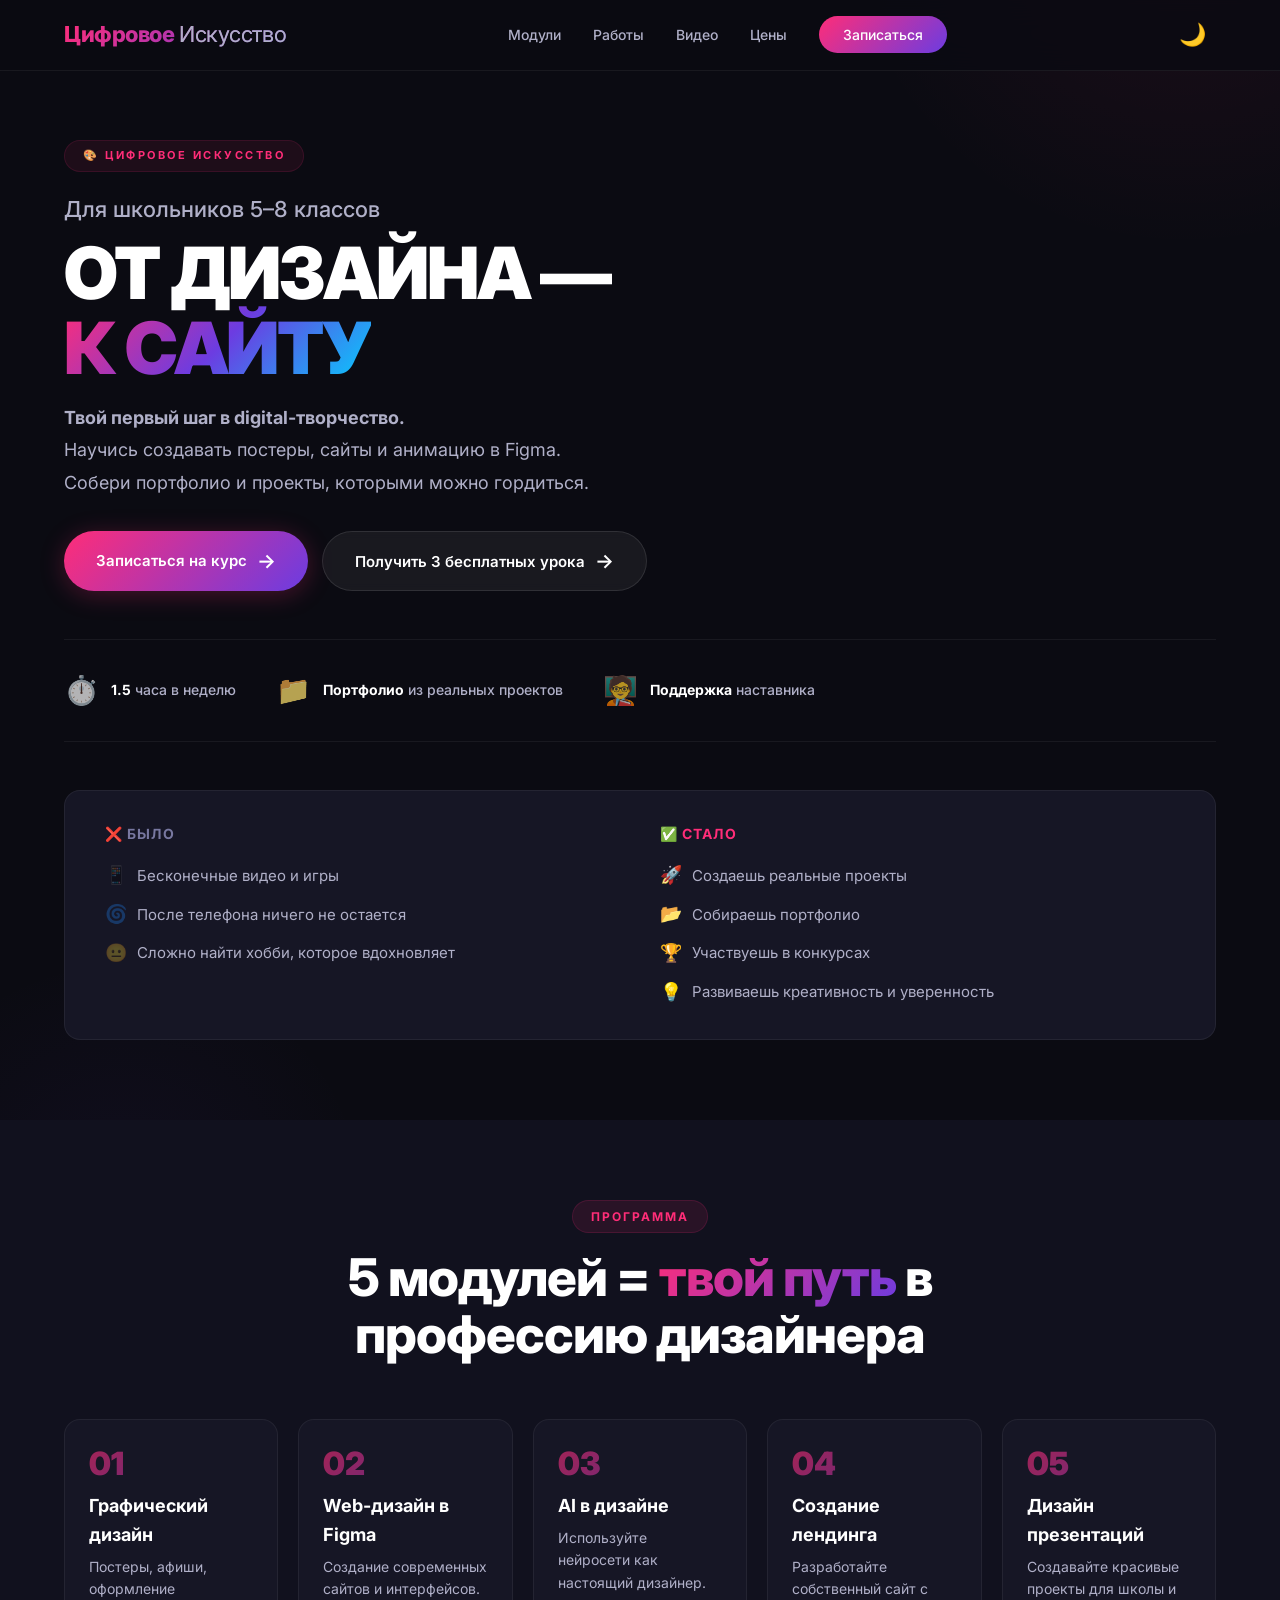
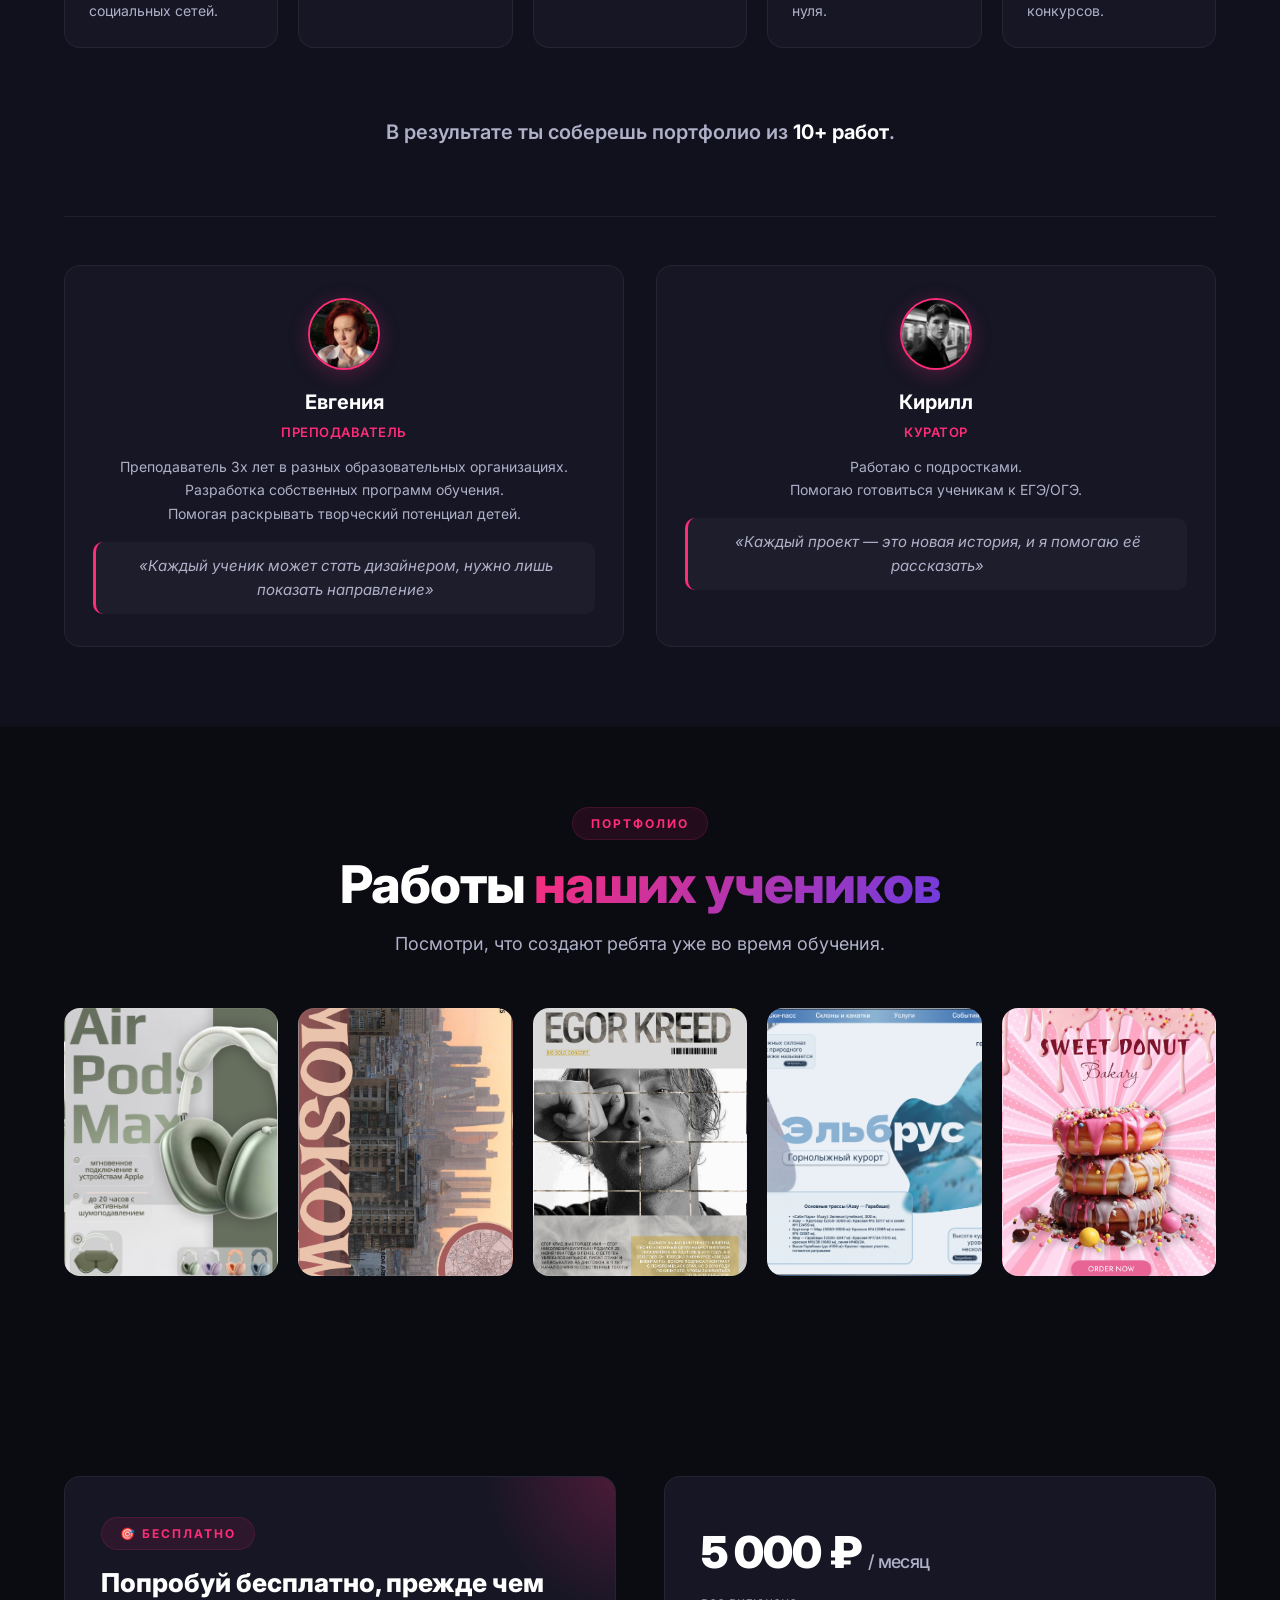
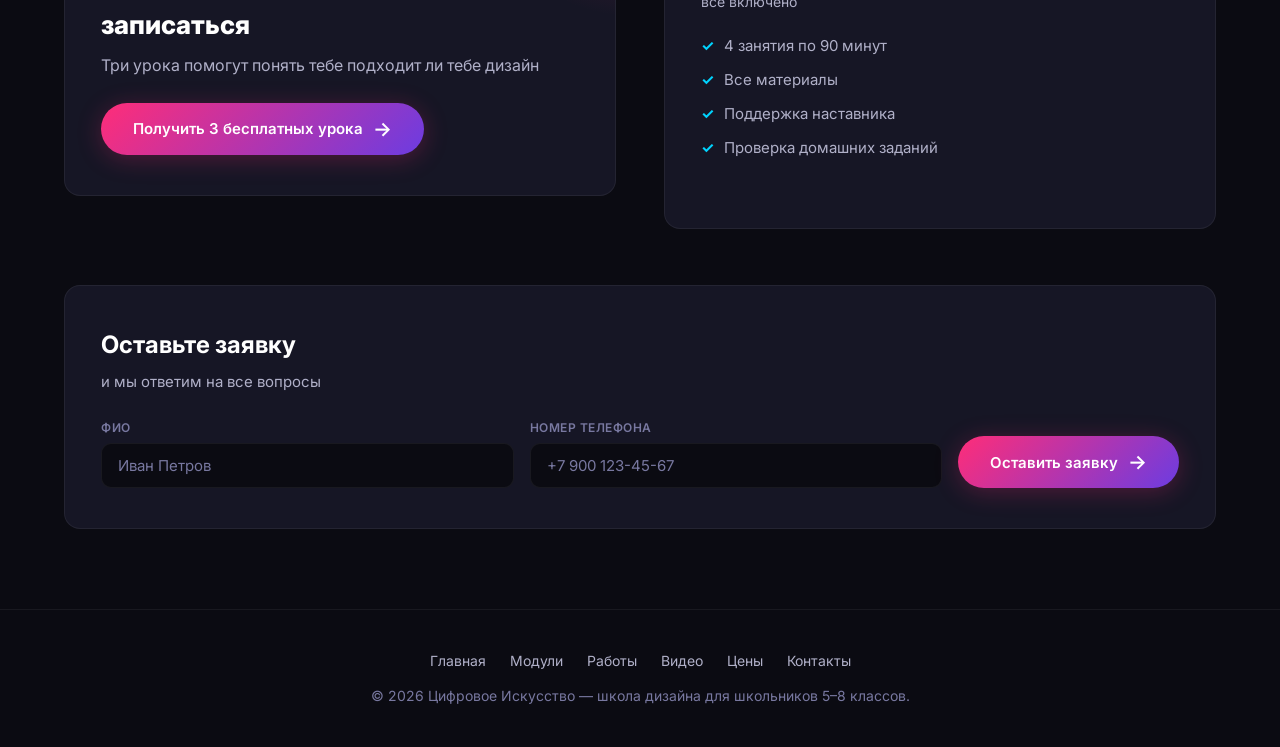
<file: index.html>
<!DOCTYPE html>
<html lang="ru">
<head>
    <meta charset="UTF-8" />
    <meta name="viewport" content="width=device-width, initial-scale=1.0" />
    <title>Цифровое Искусство — школа дизайна</title>

    <link rel="preconnect" href="https://fonts.googleapis.com" />
    <link rel="preconnect" href="https://fonts.gstatic.com" crossorigin />
    <link href="https://fonts.googleapis.com/css2?family=Inter:opsz,wght@14..32,400;14..32,500;14..32,600;14..32,700;14..32,800;14..32,900&display=swap" rel="stylesheet" />

    <link rel="stylesheet" href="css/style.css" />
</head>
<body>

    <!-- ========== ХЕДЕР ========== -->
    <header class="header" id="header">
        <div class="container">
            <a href="#" class="logo">Цифровое <span>Искусство</span></a>

            <ul class="nav-links" id="navLinks">
                <li><a href="#modules">Модули</a></li>
                <li><a href="#works">Работы</a></li>
                <li><a href="#videosSection">Видео</a></li>
                <li><a href="#pricing">Цены</a></li>
                <li><a href="#contact" class="nav-cta">Записаться</a></li>
            </ul>

            <button class="theme-toggle" id="themeToggle" aria-label="Сменить тему">🌙</button>

            <button class="hamburger" id="hamburger" aria-label="Меню">
                <span></span><span></span><span></span>
            </button>
        </div>
    </header>

    <!-- ========== ГЛАВНЫЙ ЭКРАН ========== -->
    <section class="hero" id="hero">
        <div class="container">

            <div class="hero-badge">🎨 Цифровое искусство</div>

            <p class="hero-subtitle">Для школьников 5–8 классов</p>

            <h1>
                ОТ ДИЗАЙНА —<br />
                <span class="gradient-text">К САЙТУ</span>
            </h1>

            <p class="hero-desc">
                <strong>Твой первый шаг в digital-творчество.</strong><br />
                Научись создавать постеры, сайты и анимацию в Figma.<br />
                Собери портфолио и проекты, которыми можно гордиться.
            </p>

            <div class="hero-buttons">
                <a href="#contact" class="btn btn-primary btn-arrow">Записаться на курс</a>
                <button class="btn btn-secondary btn-arrow" id="freeLessonsBtn">Получить 3 бесплатных урока</button>
            </div>

            <div class="hero-stats">
                <div class="stat">
                    <span class="stat-icon">⏱️</span>
                    <span class="stat-text"><strong>1.5</strong> часа в неделю</span>
                </div>
                <div class="stat">
                    <span class="stat-icon">📁</span>
                    <span class="stat-text"><strong>Портфолио</strong> из реальных проектов</span>
                </div>
                <div class="stat">
                    <span class="stat-icon">🧑‍🏫</span>
                    <span class="stat-text"><strong>Поддержка</strong> наставника</span>
                </div>
            </div>

            <!-- БЫЛО / СТАЛО -->
            <div class="compare-grid">
                <div class="compare-col before">
                    <h4>❌ Было</h4>
                    <ul>
                        <li><span class="icon">📱</span> Бесконечные видео и игры</li>
                        <li><span class="icon">🌀</span> После телефона ничего не остается</li>
                        <li><span class="icon">😐</span> Сложно найти хобби, которое вдохновляет</li>
                    </ul>
                </div>
                <div class="compare-col after">
                    <h4>✅ Стало</h4>
                    <ul>
                        <li><span class="icon">🚀</span> Создаешь реальные проекты</li>
                        <li><span class="icon">📂</span> Собираешь портфолио</li>
                        <li><span class="icon">🏆</span> Участвуешь в конкурсах</li>
                        <li><span class="icon">💡</span> Развиваешь креативность и уверенность</li>
                    </ul>
                </div>
            </div>

        </div>
    </section>

    <!-- ========== МОДУЛИ ========== -->
    <section class="section modules anchor-offset" id="modules">
        <div class="container">

            <div class="modules-header">
                <span class="section-label">Программа</span>
                <h2 class="section-title">
                    5 модулей = <span class="highlight">твой путь</span> в профессию дизайнера
                </h2>
            </div>

            <div class="modules-grid">
                <div class="module-card">
                    <div class="module-number">01</div>
                    <h4>Графический дизайн</h4>
                    <p>Постеры, афиши, оформление социальных сетей.</p>
                </div>
                <div class="module-card">
                    <div class="module-number">02</div>
                    <h4>Web-дизайн в Figma</h4>
                    <p>Создание современных сайтов и интерфейсов.</p>
                </div>
                <div class="module-card">
                    <div class="module-number">03</div>
                    <h4>AI в дизайне</h4>
                    <p>Используйте нейросети как настоящий дизайнер.</p>
                </div>
                <div class="module-card">
                    <div class="module-number">04</div>
                    <h4>Создание лендинга</h4>
                    <p>Разработайте собственный сайт с нуля.</p>
                </div>
                <div class="module-card">
                    <div class="module-number">05</div>
                    <h4>Дизайн презентаций</h4>
                    <p>Создавайте красивые проекты для школы и конкурсов.</p>
                </div>
            </div>

            <div class="modules-result">
                В результате ты соберешь портфолио из <strong>10+ работ</strong>.
            </div>

            <!-- Наставники -->
            <div class="mentors">
                <div class="mentor-card">
                    <div class="mentor-avatar">
                        <img src="assets/images/mentor-evgeniya.png" alt="Евгения" />
                    </div>
                    <h4>Евгения</h4>
                    <div class="mentor-role">Преподаватель</div>
                    <p>
                        Преподаватель 3х лет в разных образовательных организациях.<br />
                        Разработка собственных программ обучения.<br />
                        Помогая раскрывать творческий потенциал детей.
                    </p>
                    <div class="mentor-quote">
                        «Каждый ученик может стать дизайнером, нужно лишь показать направление»
                    </div>
                </div>

                <div class="mentor-card">
                    <div class="mentor-avatar">
                        <img src="assets/images/mentor-kirill.png" alt="Кирилл" />
                    </div>
                    <h4>Кирилл</h4>
                    <div class="mentor-role">Куратор</div>
                    <p>
                        Работаю с подростками.<br />
                        Помогаю готовиться ученикам к ЕГЭ/ОГЭ.
                    </p>
                    <div class="mentor-quote">
                        «Каждый проект — это новая история, и я помогаю её рассказать»
                    </div>
                </div>
            </div>

        </div>
    </section>

    <!-- ========== РАБОТЫ УЧЕНИКОВ ========== -->
    <section class="section works anchor-offset" id="works">
        <div class="container">

            <div class="works-header">
                <span class="section-label">Портфолио</span>
                <h2 class="section-title">Работы <span class="highlight">наших учеников</span></h2>
                <p class="section-sub">Посмотри, что создают ребята уже во время обучения.</p>
            </div>

            <div class="works-grid">
                <div class="work-card work-1"></div>
                <div class="work-card work-2"></div>
                <div class="work-card work-3"></div>
                <div class="work-card work-4"></div>
                <div class="work-card work-5"></div>
            </div>

        </div>
    </section>

    <!-- ========== ВИДЕО (НА ГЛАВНОЙ, СКРЫТО ДО ДОСТУПА) ========== -->
    <section class="section videos anchor-offset" id="videosSection" style="display: none;">
        <div class="container">
            <div class="section-label">📹 Видеоуроки</div>
            <h2 class="section-title">Смотри <span class="highlight">наши уроки</span></h2>
            <p class="section-sub">
                Первые видеоролики будут доступны <strong>в течение сентября</strong>. Следите за обновлениями!
            </p>
            <div id="videoGallery" class="video-gallery">
                <!-- Видео загружаются через JavaScript -->
            </div>
        </div>
    </section>

    <!-- ========== МОДАЛЬНОЕ ОКНО ДЛЯ ДОСТУПА К ВИДЕО ========== -->
    <div class="modal-overlay" id="videoAccessModal">
        <div class="modal-box">
            <button class="modal-close" id="modalClose">&times;</button>
            <h3>🎬 Получите доступ к трём бесплатным урокам</h3>
            <p>Введите ваш email, и мы сообщим, когда видео будут опубликованы.</p>
            <p style="color: var(--pink); font-weight: 600; margin-top: -8px;">
                Первые ролики появятся в течение сентября.
            </p>
            <form id="accessForm">
                <input type="email" id="accessEmail" placeholder="Ваш email" required />
                <button type="submit" class="btn btn-primary btn-arrow">Получить доступ</button>
            </form>
            <p style="margin-top: 12px; font-size: 14px; color: var(--text-muted);">
                После ввода email раздел с видео станет доступен на этой странице.
            </p>
        </div>
    </div>

    <!-- ========== ЦЕНЫ И ЗАЯВКА ========== -->
    <section class="section pricing anchor-offset" id="pricing">
        <div class="container">

            <div class="pricing-grid">

                <div class="trial-box" id="trial">
                    <span class="section-label" style="margin-bottom:12px;">🎯 Бесплатно</span>
                    <h3>Попробуй бесплатно, прежде чем записаться</h3>
                    <p>Три урока помогут понять тебе подходит ли тебе дизайн</p>
                    <button class="btn btn-primary btn-arrow" id="freeLessonsBtn2">Получить 3 бесплатных урока</button>
                </div>

                <div class="price-box">
                    <div class="price">5 000 ₽ <span>/ месяц</span></div>
                    <div class="price-sub">все включено</div>
                    <ul class="price-features">
                        <li><span class="check">✓</span> 4 занятия по 90 минут</li>
                        <li><span class="check">✓</span> Все материалы</li>
                        <li><span class="check">✓</span> Поддержка наставника</li>
                        <li><span class="check">✓</span> Проверка домашних заданий</li>
                    </ul>
                </div>

                <div class="form-box" id="contact">
                    <h3>Оставьте заявку</h3>
                    <p class="form-sub">и мы ответим на все вопросы</p>

                    <form id="signupForm">
                        <div class="form-group">
                            <div class="field">
                                <label for="name">ФИО</label>
                                <input type="text" id="name" placeholder="Иван Петров" required />
                            </div>
                            <div class="field">
                                <label for="phone">Номер телефона</label>
                                <input type="tel" id="phone" placeholder="+7 900 123-45-67" required />
                            </div>
                            <button type="submit" class="btn btn-primary btn-arrow">Оставить заявку</button>
                        </div>
                    </form>
                </div>

            </div>

        </div>
    </section>

    <!-- ========== ФУТЕР ========== -->
    <footer class="footer">
        <div class="container">
            <div class="footer-links">
                <a href="#hero">Главная</a>
                <a href="#modules">Модули</a>
                <a href="#works">Работы</a>
                <a href="#videosSection">Видео</a>
                <a href="#pricing">Цены</a>
                <a href="#contact">Контакты</a>
            </div>
            <p>
                © 2026 Цифровое Искусство — школа дизайна для школьников 5–8 классов.
            </p>
        </div>
    </footer>

    <script src="js/script.js"></script>
</body>
</html>
</file>
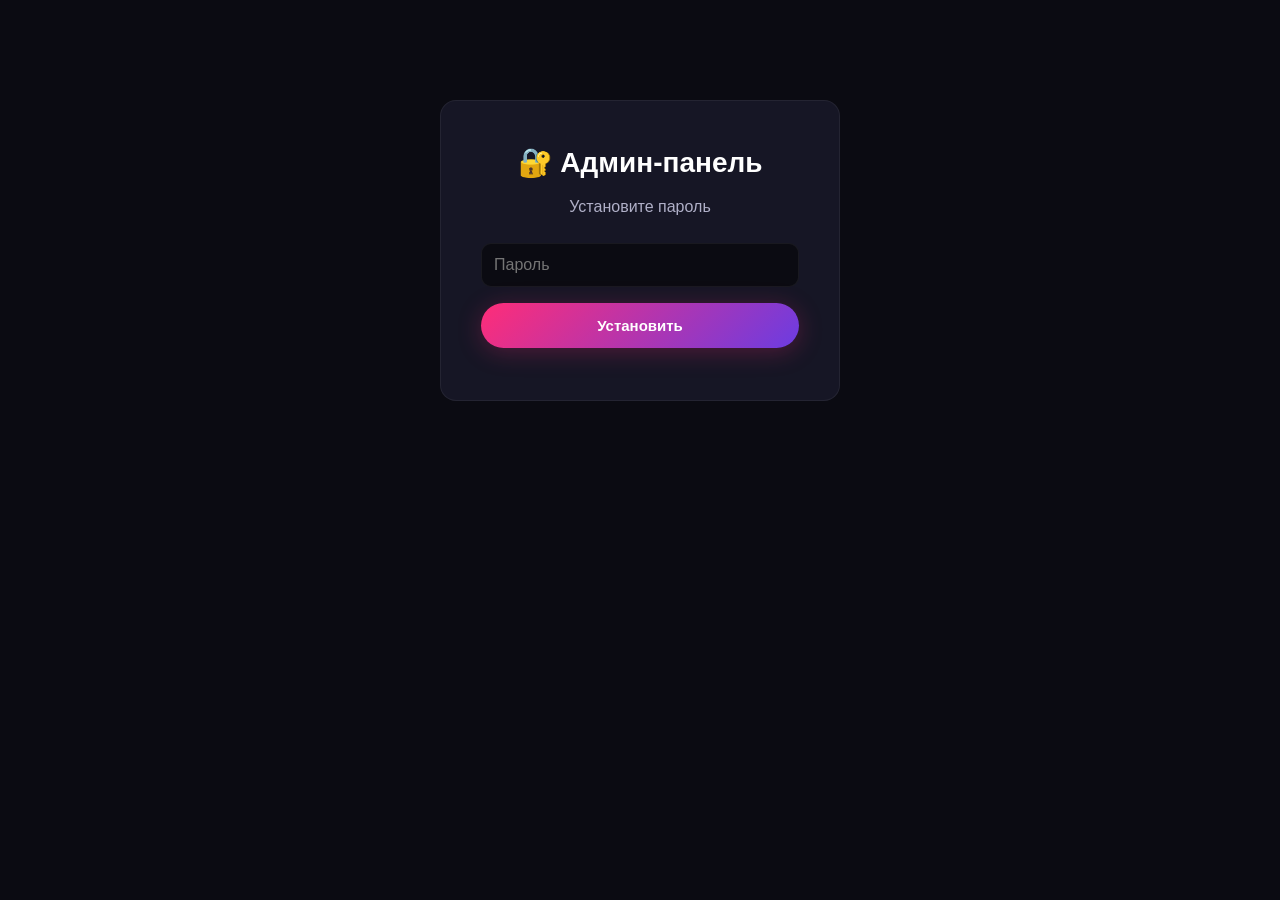
<file: admin.html>
<!DOCTYPE html>
<html lang="ru">
<head>
    <meta charset="UTF-8" />
    <meta name="viewport" content="width=device-width, initial-scale=1.0" />
    <title>Админ-панель | Цифровое Искусство</title>
    <link rel="stylesheet" href="css/style.css" />
    <style>
        /* ---- Стили для админки ---- */
        .admin-container { max-width: 1100px; margin: 40px auto; padding: 0 20px; }
        .admin-section { background: var(--bg-card); border-radius: var(--radius); padding: 30px; margin-bottom: 40px; border: 1px solid var(--border-color); }
        .admin-section h2 { font-size: 24px; margin-bottom: 20px; }
        .admin-section label { display: block; margin: 16px 0 6px; font-weight: 600; color: var(--text-secondary); }
        .admin-section input, .admin-section textarea { width: 100%; padding: 12px; border-radius: var(--radius-sm); border: 1px solid var(--border-color); background: var(--bg-primary); color: var(--text-primary); font-family: var(--font); font-size: 15px; }
        .admin-section input:focus, .admin-section textarea:focus { border-color: var(--pink); outline: none; box-shadow: 0 0 0 4px var(--pink-glow); }
        .admin-section button { margin-top: 16px; }
        .admin-list { margin-top: 24px; }
        .admin-item { background: var(--bg-primary); border-radius: var(--radius-sm); padding: 16px; margin-bottom: 12px; border: 1px solid var(--border-color); display: flex; flex-wrap: wrap; justify-content: space-between; align-items: center; gap: 12px; }
        .admin-item .info { flex: 2; min-width: 200px; }
        .admin-item .info strong { display: block; font-size: 16px; }
        .admin-item .info .meta { font-size: 13px; color: var(--text-muted); }
        .admin-item .actions { display: flex; gap: 8px; flex-wrap: wrap; }
        .admin-item .actions button { padding: 6px 14px; border: none; border-radius: 100px; font-size: 12px; font-weight: 600; cursor: pointer; transition: var(--transition); }
        .btn-processed { background: var(--cyan); color: #000; }
        .btn-reply { background: var(--purple); color: #fff; }
        .btn-delete { background: var(--pink); color: #fff; }
        .btn-processed:hover, .btn-reply:hover, .btn-delete:hover { opacity: 0.8; transform: scale(1.02); }
        .reply-box { display: none; margin-top: 8px; width: 100%; }
        .reply-box textarea { width: 100%; padding: 8px; border-radius: var(--radius-sm); border: 1px solid var(--border-color); background: var(--bg-primary); color: var(--text-primary); resize: vertical; font-family: var(--font); }
        .reply-box .save-reply { margin-top: 6px; padding: 4px 16px; background: var(--cyan); color: #000; border: none; border-radius: 100px; cursor: pointer; font-weight: 600; }
        .status-badge { display: inline-block; padding: 2px 12px; border-radius: 100px; font-size: 12px; font-weight: 600; }
        .status-new { background: rgba(255,45,120,0.2); color: var(--pink); }
        .status-processed { background: rgba(0,212,255,0.2); color: var(--cyan); }
        .status-replied { background: rgba(108,60,225,0.2); color: var(--purple); }
        .back-link { display: inline-block; margin-top: 20px; }
        .back-link a { color: var(--text-secondary); text-decoration: underline; }
        .back-link a:hover { color: var(--text-primary); }

        /* Страница входа */
        .login-container { max-width: 400px; margin: 100px auto; padding: 40px; background: var(--bg-card); border-radius: var(--radius); border: 1px solid var(--border-color); text-align: center; }
        .login-container h1 { font-size: 28px; margin-bottom: 8px; }
        .login-container p { color: var(--text-secondary); margin-bottom: 24px; }
        .login-container input { width: 100%; padding: 12px; border-radius: var(--radius-sm); border: 1px solid var(--border-color); background: var(--bg-primary); color: var(--text-primary); font-size: 16px; margin-bottom: 16px; }
        .login-container .btn { width: 100%; justify-content: center; }
        .login-container .error { color: var(--pink); margin-top: 12px; font-size: 14px; }
        .admin-content { display: none; }

        /* Кнопка темы в хедере админки */
        .admin-header { display: flex; justify-content: space-between; align-items: center; margin-bottom: 20px; }
        .admin-header .theme-toggle { background: none; border: none; font-size: 22px; cursor: pointer; padding: 6px 10px; border-radius: 100px; transition: var(--transition); color: var(--text-secondary); }
        .admin-header .theme-toggle:hover { background: rgba(255,255,255,0.06); transform: scale(1.1); }
        .light-theme .admin-header .theme-toggle:hover { background: rgba(0,0,0,0.06); }
    </style>
</head>
<body>

    <!-- СТРАНИЦА ВХОДА -->
    <div id="loginPage" class="login-container">
        <h1>🔐 Админ-панель</h1>
        <p id="loginMessage">Введите пароль для доступа</p>
        <input type="password" id="passwordInput" placeholder="Пароль" />
        <button class="btn btn-primary" id="loginBtn">Войти</button>
        <div id="loginError" class="error"></div>
    </div>

    <!-- ОСНОВНОЙ КОНТЕНТ -->
    <div id="adminContent" class="admin-content">
        <div class="admin-container">
            <div class="admin-header">
                <h1>🛠️ Админ-панель</h1>
                <button class="theme-toggle" id="adminThemeToggle" aria-label="Сменить тему">🌙</button>
            </div>
            <p style="color: var(--text-secondary); margin-bottom: 30px;">Управление заявками и видеоуроками</p>

            <!-- ЗАЯВКИ -->
            <div class="admin-section">
                <h2>📩 Заявки</h2>
                <div id="applicationsList" class="admin-list">
                    <!-- загружаются через JS -->
                </div>
            </div>

            <!-- ВИДЕО -->
            <div class="admin-section">
                <h2>📹 Видеоуроки</h2>
                <form id="videoForm">
                    <label for="videoTitle">Название видео</label>
                    <input type="text" id="videoTitle" placeholder="Например: Урок по Figma" required>
                    <label for="videoURL">Ссылка на видео (YouTube, Vimeo и др.)</label>
                    <input type="url" id="videoURL" placeholder="https://www.youtube.com/watch?v=..." required>
                    <button type="submit" class="btn btn-primary btn-arrow">Добавить видео</button>
                </form>
                <div id="videoList" class="admin-list" style="margin-top:20px;">
                    <!-- загружаются через JS -->
                </div>
            </div>

            <div class="back-link">
                <a href="index.html">← Вернуться на сайт</a>
                <br><br>
                <button class="btn btn-secondary" id="logoutBtn">Выйти</button>
            </div>
        </div>
    </div>

    <script src="js/admin.js"></script>
</body>
</html>
</file>
<file: css/style.css>
/* ============================================
   0. RESET & БАЗОВЫЕ ПЕРЕМЕННЫЕ (ТЁМНАЯ ТЕМА)
   ============================================ */
*,
*::before,
*::after {
    margin: 0;
    padding: 0;
    box-sizing: border-box;
}

:root {
    --bg-primary: #0b0b12;
    --bg-secondary: #11111e;
    --bg-card: #161625;
    --bg-card-hover: #1e1e35;
    --text-primary: #ffffff;
    --text-secondary: #b0b0c8;
    --text-muted: #7878a0;
    --pink: #ff2d78;
    --pink-glow: rgba(255, 45, 120, 0.25);
    --purple: #6c3ce1;
    --purple-glow: rgba(108, 60, 225, 0.20);
    --cyan: #00d4ff;
    --cyan-glow: rgba(0, 212, 255, 0.15);
    --border-color: rgba(255, 255, 255, 0.06);
    --radius: 16px;
    --radius-sm: 10px;
    --transition: 0.3s cubic-bezier(0.4, 0, 0.2, 1);
    --font: 'Inter', -apple-system, BlinkMacSystemFont, sans-serif;
}

/* ===== СВЕТЛАЯ ТЕМА ===== */
.light-theme {
    --bg-primary: #f5f5f7;
    --bg-secondary: #e8e8ed;
    --bg-card: #ffffff;
    --bg-card-hover: #f0f0f5;
    --text-primary: #1a1a1e;
    --text-secondary: #3a3a4a;
    --text-muted: #6a6a82;
    --border-color: rgba(0, 0, 0, 0.08);
}

html {
    scroll-behavior: smooth;
}

body {
    font-family: var(--font);
    background: var(--bg-primary);
    color: var(--text-primary);
    line-height: 1.6;
    overflow-x: hidden;
    -webkit-font-smoothing: antialiased;
    transition: background 0.3s, color 0.3s;
}

a {
    text-decoration: none;
    color: inherit;
}

img {
    display: block;
    max-width: 100%;
}

.container {
    max-width: 1200px;
    margin: 0 auto;
    padding: 0 24px;
}

.section {
    padding: 80px 0;
}

.section-label {
    display: inline-block;
    font-size: 12px;
    font-weight: 700;
    letter-spacing: 2px;
    text-transform: uppercase;
    color: var(--pink);
    background: rgba(255, 45, 120, 0.10);
    padding: 6px 18px;
    border-radius: 100px;
    border: 1px solid rgba(255, 45, 120, 0.15);
    margin-bottom: 16px;
}

.section-title {
    font-size: clamp(32px, 5vw, 52px);
    font-weight: 800;
    line-height: 1.1;
    letter-spacing: -0.02em;
    margin-bottom: 16px;
}

.section-title .highlight {
    background: linear-gradient(135deg, var(--pink), var(--purple));
    -webkit-background-clip: text;
    -webkit-text-fill-color: transparent;
    background-clip: text;
}

.section-sub {
    font-size: 18px;
    color: var(--text-secondary);
    max-width: 600px;
    line-height: 1.7;
}

/* ============================================
   1. КНОПКИ
   ============================================ */
.btn {
    display: inline-flex;
    align-items: center;
    gap: 10px;
    padding: 14px 32px;
    border-radius: 100px;
    font-weight: 600;
    font-size: 15px;
    border: none;
    cursor: pointer;
    transition: var(--transition);
    font-family: var(--font);
    position: relative;
    overflow: hidden;
}

.btn-primary {
    background: linear-gradient(135deg, var(--pink), var(--purple));
    color: #fff !important;
    box-shadow: 0 4px 24px var(--pink-glow);
}
.btn-primary:hover {
    transform: translateY(-2px) scale(1.02);
    box-shadow: 0 8px 40px var(--pink-glow);
}

.btn-secondary {
    background: rgba(255, 255, 255, 0.06);
    color: var(--text-primary);
    border: 1px solid rgba(255, 255, 255, 0.10);
    backdrop-filter: blur(4px);
}
.btn-secondary:hover {
    background: rgba(255, 255, 255, 0.12);
    border-color: rgba(255, 255, 255, 0.20);
    transform: translateY(-2px);
}
.light-theme .btn-secondary {
    background: rgba(0, 0, 0, 0.06);
    border-color: rgba(0, 0, 0, 0.12);
    color: #1a1a1e;
}
.light-theme .btn-secondary:hover {
    background: rgba(0, 0, 0, 0.12);
}

.btn-arrow::after {
    content: '→';
    font-size: 20px;
    transition: var(--transition);
    display: inline-block;
}
.btn-arrow:hover::after {
    transform: translateX(4px);
}

/* ============================================
   2. ХЕДЕР
   ============================================ */
.header {
    position: fixed;
    top: 0;
    left: 0;
    right: 0;
    z-index: 1000;
    padding: 16px 0;
    background: rgba(11, 11, 18, 0.80);
    backdrop-filter: blur(16px) saturate(1.2);
    border-bottom: 1px solid var(--border-color);
    transition: background 0.3s, border-color 0.3s;
}

.light-theme .header {
    background: rgba(245, 245, 247, 0.85);
}

.header .container {
    display: flex;
    align-items: center;
    justify-content: space-between;
}

.logo {
    font-size: 22px;
    font-weight: 800;
    letter-spacing: -0.02em;
    background: linear-gradient(135deg, var(--pink), var(--purple));
    -webkit-background-clip: text;
    -webkit-text-fill-color: transparent;
    background-clip: text;
}
.logo span {
    font-weight: 400;
    -webkit-text-fill-color: var(--text-secondary);
    background: none;
}

.nav-links {
    display: flex;
    align-items: center;
    gap: 32px;
    list-style: none;
}
.nav-links a {
    font-size: 14px;
    font-weight: 500;
    color: var(--text-secondary);
    transition: var(--transition);
    position: relative;
}
.nav-links a::after {
    content: '';
    position: absolute;
    bottom: -4px;
    left: 0;
    width: 0;
    height: 2px;
    background: var(--pink);
    transition: var(--transition);
}
.nav-links a:hover {
    color: var(--text-primary);
}
.nav-links a:hover::after {
    width: 100%;
}

.nav-cta {
    padding: 10px 24px;
    font-size: 13px;
    background: linear-gradient(135deg, var(--pink), var(--purple));
    border-radius: 100px;
    color: #fff !important;
    font-weight: 600;
    transition: var(--transition);
    border: none;
    cursor: pointer;
}
.nav-cta:hover {
    transform: scale(1.05);
    box-shadow: 0 4px 24px var(--pink-glow);
}

.hamburger {
    display: none;
    flex-direction: column;
    gap: 5px;
    cursor: pointer;
    background: none;
    border: none;
    padding: 4px;
}
.hamburger span {
    display: block;
    width: 26px;
    height: 2.5px;
    background: var(--text-primary);
    border-radius: 4px;
    transition: var(--transition);
}

.theme-toggle {
    background: none;
    border: none;
    font-size: 22px;
    cursor: pointer;
    padding: 6px 10px;
    border-radius: 100px;
    transition: var(--transition);
    color: var(--text-secondary);
}
.theme-toggle:hover {
    background: rgba(255, 255, 255, 0.06);
    transform: scale(1.1);
}
.light-theme .theme-toggle:hover {
    background: rgba(0, 0, 0, 0.06);
}

/* ============================================
   3. ГЛАВНЫЙ ЭКРАН (HERO)
   ============================================ */
.hero {
    padding: 140px 0 80px;
    position: relative;
    overflow: hidden;
}

.hero::before {
    content: '';
    position: absolute;
    top: -40%;
    right: -20%;
    width: 700px;
    height: 700px;
    background: radial-gradient(circle, rgba(255, 45, 120, 0.08), transparent 70%);
    pointer-events: none;
    border-radius: 50%;
}
.hero::after {
    content: '';
    position: absolute;
    bottom: -30%;
    left: -10%;
    width: 500px;
    height: 500px;
    background: radial-gradient(circle, rgba(108, 60, 225, 0.06), transparent 70%);
    pointer-events: none;
    border-radius: 50%;
}

.hero .container {
    position: relative;
    z-index: 2;
}

.hero-badge {
    display: inline-block;
    font-size: 11px;
    font-weight: 700;
    letter-spacing: 2.5px;
    text-transform: uppercase;
    color: var(--pink);
    background: rgba(255, 45, 120, 0.08);
    padding: 6px 18px;
    border-radius: 100px;
    border: 1px solid rgba(255, 45, 120, 0.12);
    margin-bottom: 20px;
}

.hero h1 {
    font-size: clamp(38px, 7vw, 72px);
    font-weight: 900;
    line-height: 1.05;
    letter-spacing: -0.03em;
    margin-bottom: 8px;
}
.hero h1 .gradient-text {
    background: linear-gradient(135deg, var(--pink), var(--purple), var(--cyan));
    -webkit-background-clip: text;
    -webkit-text-fill-color: transparent;
    background-clip: text;
}

.hero-subtitle {
    font-size: clamp(16px, 2vw, 22px);
    color: var(--text-secondary);
    font-weight: 500;
    margin-bottom: 8px;
}

.hero-desc {
    font-size: 18px;
    color: var(--text-secondary);
    max-width: 540px;
    line-height: 1.8;
    margin: 16px 0 32px;
}

.hero-buttons {
    display: flex;
    flex-wrap: wrap;
    gap: 14px;
    margin-bottom: 48px;
}

.hero-stats {
    display: flex;
    flex-wrap: wrap;
    gap: 40px;
    padding: 28px 0;
    border-top: 1px solid var(--border-color);
    border-bottom: 1px solid var(--border-color);
    margin-bottom: 48px;
}
.hero-stats .stat {
    display: flex;
    align-items: center;
    gap: 12px;
}
.hero-stats .stat-icon {
    font-size: 28px;
    opacity: 0.7;
}
.hero-stats .stat-text {
    font-size: 14px;
    color: var(--text-secondary);
    font-weight: 500;
}
.hero-stats .stat-text strong {
    color: var(--text-primary);
    font-weight: 700;
}

.compare-grid {
    display: grid;
    grid-template-columns: 1fr 1fr;
    gap: 40px;
    background: var(--bg-card);
    border-radius: var(--radius);
    padding: 32px 40px;
    border: 1px solid var(--border-color);
    transition: background 0.3s, border-color 0.3s;
}
.compare-col h4 {
    font-size: 14px;
    font-weight: 700;
    letter-spacing: 1px;
    text-transform: uppercase;
    margin-bottom: 16px;
}
.compare-col.before h4 {
    color: var(--text-muted);
}
.compare-col.after h4 {
    color: var(--pink);
}
.compare-col ul {
    list-style: none;
    display: flex;
    flex-direction: column;
    gap: 10px;
}
.compare-col ul li {
    font-size: 15px;
    color: var(--text-secondary);
    display: flex;
    align-items: center;
    gap: 10px;
}
.compare-col ul li .icon {
    font-size: 18px;
    flex-shrink: 0;
}
.compare-col.before ul li .icon {
    opacity: 0.3;
}
.compare-col.after ul li .icon {
    color: var(--cyan);
}

/* ============================================
   4. МОДУЛИ
   ============================================ */
.modules {
    background: var(--bg-secondary);
    transition: background 0.3s;
}

.modules-header {
    text-align: center;
    margin-bottom: 56px;
}
.modules-header .section-title {
    max-width: 700px;
    margin: 0 auto 12px;
}
.modules-header .section-sub {
    margin: 0 auto;
}

.modules-grid {
    display: grid;
    grid-template-columns: repeat(auto-fit, minmax(200px, 1fr));
    gap: 20px;
    margin-bottom: 48px;
}

.module-card {
    background: var(--bg-card);
    border-radius: var(--radius);
    padding: 28px 24px 24px;
    border: 1px solid var(--border-color);
    transition: var(--transition);
    position: relative;
    overflow: hidden;
}
.module-card::before {
    content: '';
    position: absolute;
    top: 0;
    left: 0;
    right: 0;
    height: 3px;
    background: linear-gradient(90deg, var(--pink), var(--purple));
    opacity: 0;
    transition: var(--transition);
}
.module-card:hover {
    transform: translateY(-4px);
    border-color: rgba(255, 45, 120, 0.15);
    background: var(--bg-card-hover);
}
.module-card:hover::before {
    opacity: 1;
}

.module-number {
    font-size: 32px;
    font-weight: 900;
    background: linear-gradient(135deg, var(--pink), var(--purple));
    -webkit-background-clip: text;
    -webkit-text-fill-color: transparent;
    background-clip: text;
    opacity: 0.6;
    line-height: 1;
    margin-bottom: 12px;
}
.module-card h4 {
    font-size: 18px;
    font-weight: 700;
    margin-bottom: 6px;
}
.module-card p {
    font-size: 14px;
    color: var(--text-secondary);
    line-height: 1.6;
}

.modules-result {
    text-align: center;
    font-size: 20px;
    font-weight: 600;
    color: var(--text-secondary);
    padding: 20px 0 12px;
}
.modules-result strong {
    color: var(--text-primary);
}

.mentors {
    display: grid;
    grid-template-columns: repeat(auto-fit, minmax(280px, 1fr));
    gap: 32px;
    margin-top: 56px;
    padding-top: 48px;
    border-top: 1px solid var(--border-color);
}

.mentor-card {
    background: var(--bg-card);
    border-radius: var(--radius);
    padding: 32px 28px;
    border: 1px solid var(--border-color);
    transition: var(--transition);
    text-align: center;
}
.mentor-card:hover {
    border-color: rgba(255, 255, 255, 0.08);
    transform: translateY(-2px);
}

.mentor-avatar {
    width: 72px;
    height: 72px;
    border-radius: 50%;
    margin: 0 auto 16px;
    overflow: hidden;
    border: 2px solid var(--pink);
    box-shadow: 0 4px 20px var(--pink-glow);
}
.mentor-avatar img {
    width: 100%;
    height: 100%;
    object-fit: cover;
}

.mentor-card h4 {
    font-size: 20px;
    font-weight: 700;
    margin-bottom: 4px;
}
.mentor-card .mentor-role {
    font-size: 13px;
    color: var(--pink);
    font-weight: 600;
    text-transform: uppercase;
    letter-spacing: 0.5px;
    margin-bottom: 12px;
}
.mentor-card p {
    font-size: 14px;
    color: var(--text-secondary);
    line-height: 1.7;
}
.mentor-quote {
    margin-top: 16px;
    font-style: italic;
    font-size: 15px;
    color: var(--text-secondary);
    padding: 12px 16px;
    background: rgba(255, 255, 255, 0.03);
    border-radius: var(--radius-sm);
    border-left: 3px solid var(--pink);
}
.light-theme .mentor-quote {
    background: rgba(0, 0, 0, 0.06);
    border-left-color: var(--pink);
}

/* ============================================
   5. РАБОТЫ УЧЕНИКОВ (БЕЗ ТЕКСТА, АДАПТИВНО)
   ============================================ */
.works {
    background: var(--bg-primary);
    transition: background 0.3s;
}

.works-header {
    text-align: center;
    margin-bottom: 48px;
}
.works-header .section-sub {
    margin: 0 auto;
}

.works-grid {
    display: grid;
    grid-template-columns: repeat(auto-fit, minmax(180px, 1fr));
    gap: 20px;
    margin-bottom: 40px;
}

.work-card {
    background: var(--bg-card);
    border-radius: var(--radius);
    overflow: hidden;
    border: 1px solid var(--border-color);
    transition: var(--transition);
    aspect-ratio: 4 / 5;
    background-size: cover;
    background-position: center;
    min-height: 140px;
}
.work-card:hover {
    transform: scale(1.02);
    border-color: rgba(255, 45, 120, 0.20);
}

/* РЕАЛЬНЫЕ КАРТИНКИ (PNG) */
.work-1 { background-image: url('../assets/images/work-1.png'); }
.work-2 { background-image: url('../assets/images/work-2.png'); }
.work-3 { background-image: url('../assets/images/work-3.png'); }
.work-4 { background-image: url('../assets/images/work-4.png'); }
.work-5 { background-image: url('../assets/images/work-5.png'); }

/* ============================================
   6. ВИДЕО (скрыто, показывается через JS)
   ============================================ */
.videos {
    background: var(--bg-secondary);
    transition: background 0.3s;
}
.video-gallery {
    display: grid;
    grid-template-columns: repeat(auto-fit, minmax(280px, 1fr));
    gap: 24px;
    margin-top: 24px;
}
.video-item {
    background: var(--bg-card);
    border-radius: var(--radius);
    overflow: hidden;
    padding: 12px;
    border: 1px solid var(--border-color);
    transition: var(--transition);
}
.video-item:hover {
    border-color: rgba(255, 45, 120, 0.2);
}
.video-item iframe {
    width: 100%;
    aspect-ratio: 16/9;
    border: none;
    border-radius: var(--radius-sm);
}
.video-item h4 {
    margin-top: 10px;
    font-size: 16px;
    color: var(--text-primary);
}

/* ============================================
   7. МОДАЛЬНОЕ ОКНО
   ============================================ */
.modal-overlay {
    display: none;
    position: fixed;
    inset: 0;
    background: rgba(0, 0, 0, 0.6);
    backdrop-filter: blur(8px);
    z-index: 9999;
    justify-content: center;
    align-items: center;
}
.modal-overlay.active {
    display: flex;
}

.modal-box {
    background: var(--bg-card);
    border-radius: var(--radius);
    padding: 40px;
    max-width: 500px;
    width: 90%;
    position: relative;
    border: 1px solid var(--border-color);
    box-shadow: 0 20px 60px rgba(0, 0, 0, 0.5);
}
.modal-close {
    position: absolute;
    top: 12px;
    right: 16px;
    background: none;
    border: none;
    font-size: 28px;
    color: var(--text-secondary);
    cursor: pointer;
    transition: var(--transition);
}
.modal-close:hover {
    color: var(--text-primary);
    transform: rotate(90deg);
}
.modal-box h3 {
    font-size: 26px;
    margin-bottom: 8px;
}
.modal-box p {
    color: var(--text-secondary);
    margin-bottom: 20px;
}
.modal-box form {
    display: flex;
    flex-direction: column;
    gap: 16px;
}
.modal-box input {
    padding: 12px 16px;
    border-radius: var(--radius-sm);
    border: 1px solid var(--border-color);
    background: var(--bg-primary);
    color: var(--text-primary);
    font-size: 16px;
    font-family: var(--font);
}
.modal-box input:focus {
    border-color: var(--pink);
    outline: none;
    box-shadow: 0 0 0 4px var(--pink-glow);
}
.modal-box .btn {
    justify-content: center;
}

/* ============================================
   8. ЦЕНЫ И ФОРМА
   ============================================ */
.pricing {
    background: var(--bg-primary);
    transition: background 0.3s;
}

.pricing-grid {
    display: grid;
    grid-template-columns: 1fr 1fr;
    gap: 48px;
    align-items: start;
}

.trial-box {
    background: var(--bg-card);
    border-radius: var(--radius);
    padding: 40px 36px;
    border: 1px solid var(--border-color);
    position: relative;
    overflow: hidden;
    transition: background 0.3s, border-color 0.3s;
}
.trial-box::before {
    content: '';
    position: absolute;
    top: -50%;
    right: -30%;
    width: 300px;
    height: 300px;
    background: radial-gradient(circle, var(--pink-glow), transparent 70%);
    pointer-events: none;
}

.trial-box h3 {
    font-size: 26px;
    font-weight: 800;
    margin-bottom: 8px;
    position: relative;
    z-index: 2;
}
.trial-box p {
    color: var(--text-secondary);
    font-size: 16px;
    margin-bottom: 24px;
    position: relative;
    z-index: 2;
}
.trial-box .btn {
    position: relative;
    z-index: 2;
}

.price-box {
    background: var(--bg-card);
    border-radius: var(--radius);
    padding: 40px 36px;
    border: 1px solid var(--border-color);
    transition: background 0.3s, border-color 0.3s;
}
.price-box .price {
    font-size: 44px;
    font-weight: 900;
    letter-spacing: -0.02em;
    margin-bottom: 4px;
}
.price-box .price span {
    font-size: 18px;
    font-weight: 500;
    color: var(--text-secondary);
}
.price-box .price-sub {
    color: var(--text-secondary);
    font-size: 14px;
    margin-bottom: 20px;
}
.price-features {
    list-style: none;
    display: flex;
    flex-direction: column;
    gap: 10px;
    margin-bottom: 28px;
}
.price-features li {
    display: flex;
    align-items: center;
    gap: 10px;
    font-size: 15px;
    color: var(--text-secondary);
}
.price-features li .check {
    color: var(--cyan);
    font-weight: 700;
}

.form-box {
    background: var(--bg-card);
    border-radius: var(--radius);
    padding: 40px 36px;
    border: 1px solid var(--border-color);
    grid-column: 1 / -1;
    margin-top: 8px;
    transition: background 0.3s, border-color 0.3s;
}
.form-box h3 {
    font-size: 24px;
    font-weight: 700;
    margin-bottom: 6px;
}
.form-box .form-sub {
    color: var(--text-secondary);
    font-size: 15px;
    margin-bottom: 24px;
}

.form-group {
    display: flex;
    flex-wrap: wrap;
    gap: 16px;
    align-items: flex-end;
}
.form-group .field {
    flex: 1 1 200px;
    min-width: 160px;
}
.form-group .field label {
    display: block;
    font-size: 12px;
    font-weight: 600;
    text-transform: uppercase;
    letter-spacing: 0.5px;
    color: var(--text-muted);
    margin-bottom: 6px;
}
.form-group .field input {
    width: 100%;
    padding: 12px 16px;
    border-radius: var(--radius-sm);
    border: 1px solid var(--border-color);
    background: var(--bg-primary);
    color: var(--text-primary);
    font-size: 15px;
    font-family: var(--font);
    transition: var(--transition);
    outline: none;
}
.form-group .field input::placeholder {
    color: var(--text-muted);
}
.form-group .field input:focus {
    border-color: var(--pink);
    background: rgba(255, 45, 120, 0.04);
    box-shadow: 0 0 0 4px var(--pink-glow);
}
.form-group .btn {
    flex-shrink: 0;
}

/* ============================================
   9. ФУТЕР
   ============================================ */
.footer {
    padding: 40px 0;
    border-top: 1px solid var(--border-color);
    text-align: center;
    color: var(--text-muted);
    font-size: 14px;
}
.footer a {
    color: var(--text-secondary);
    transition: var(--transition);
}
.footer a:hover {
    color: var(--text-primary);
}
.footer .footer-links {
    display: flex;
    justify-content: center;
    gap: 24px;
    margin-bottom: 12px;
    flex-wrap: wrap;
}

/* ============================================
   10. АДАПТИВНОСТЬ
   ============================================ */
@media (max-width: 992px) {
    .pricing-grid {
        grid-template-columns: 1fr;
        gap: 32px;
    }
    .form-box {
        grid-column: 1;
    }
    .compare-grid {
        grid-template-columns: 1fr;
        gap: 24px;
        padding: 24px;
    }
    .hero-stats {
        gap: 24px;
    }
}

@media (max-width: 768px) {
    .nav-links {
        display: none;
        flex-direction: column;
        position: absolute;
        top: 100%;
        left: 0;
        right: 0;
        background: var(--bg-primary);
        padding: 24px;
        gap: 16px;
        border-bottom: 1px solid var(--border-color);
    }
    .nav-links.open {
        display: flex;
    }
    .hamburger {
        display: flex;
    }

    .hero {
        padding: 120px 0 60px;
    }
    .hero-buttons {
        flex-direction: column;
        align-items: stretch;
    }
    .hero-buttons .btn {
        justify-content: center;
    }

    .section {
        padding: 56px 0;
    }

    .modules-grid {
        grid-template-columns: 1fr 1fr;
    }

    .mentors {
        grid-template-columns: 1fr;
    }

    .form-group {
        flex-direction: column;
        align-items: stretch;
    }
    .form-group .field {
        flex: 1 1 auto;
    }
    .form-group .btn {
        width: 100%;
        justify-content: center;
    }

    .trial-box,
    .price-box,
    .form-box {
        padding: 28px 20px;
    }

    .compare-grid {
        padding: 20px;
    }

    .hero-stats {
        flex-direction: column;
        gap: 14px;
        padding: 20px 0;
    }

    .video-gallery {
        grid-template-columns: 1fr !important;
    }

    /* УЛУЧШЕННАЯ АДАПТАЦИЯ ДЛЯ РАБОТ */
    .works-grid {
        grid-template-columns: repeat(auto-fit, minmax(150px, 1fr));
        gap: 16px;
    }
    .work-card {
        aspect-ratio: 1 / 1;
        min-height: 120px;
    }
}

@media (max-width: 480px) {
    .modules-grid {
        grid-template-columns: 1fr;
    }
    .works-grid {
        grid-template-columns: 1fr 1fr;
        gap: 12px;
    }
    .work-card {
        aspect-ratio: 1 / 1;
        min-height: 100px;
        border-radius: 12px;
    }
    .price-box .price {
        font-size: 34px;
    }
    .container {
        padding: 0 16px;
    }
}

/* ============================================
   11. ВСПОМОГАТЕЛЬНЫЕ КЛАССЫ
   ============================================ */
.text-center {
    text-align: center;
}
.mt-16 {
    margin-top: 16px;
}
.mt-24 {
    margin-top: 24px;
}
.mt-32 {
    margin-top: 32px;
}
.gap-8 {
    gap: 8px;
}
.flex-center {
    display: flex;
    align-items: center;
    justify-content: center;
}

.anchor-offset {
    scroll-margin-top: 80px;
}
</file>
